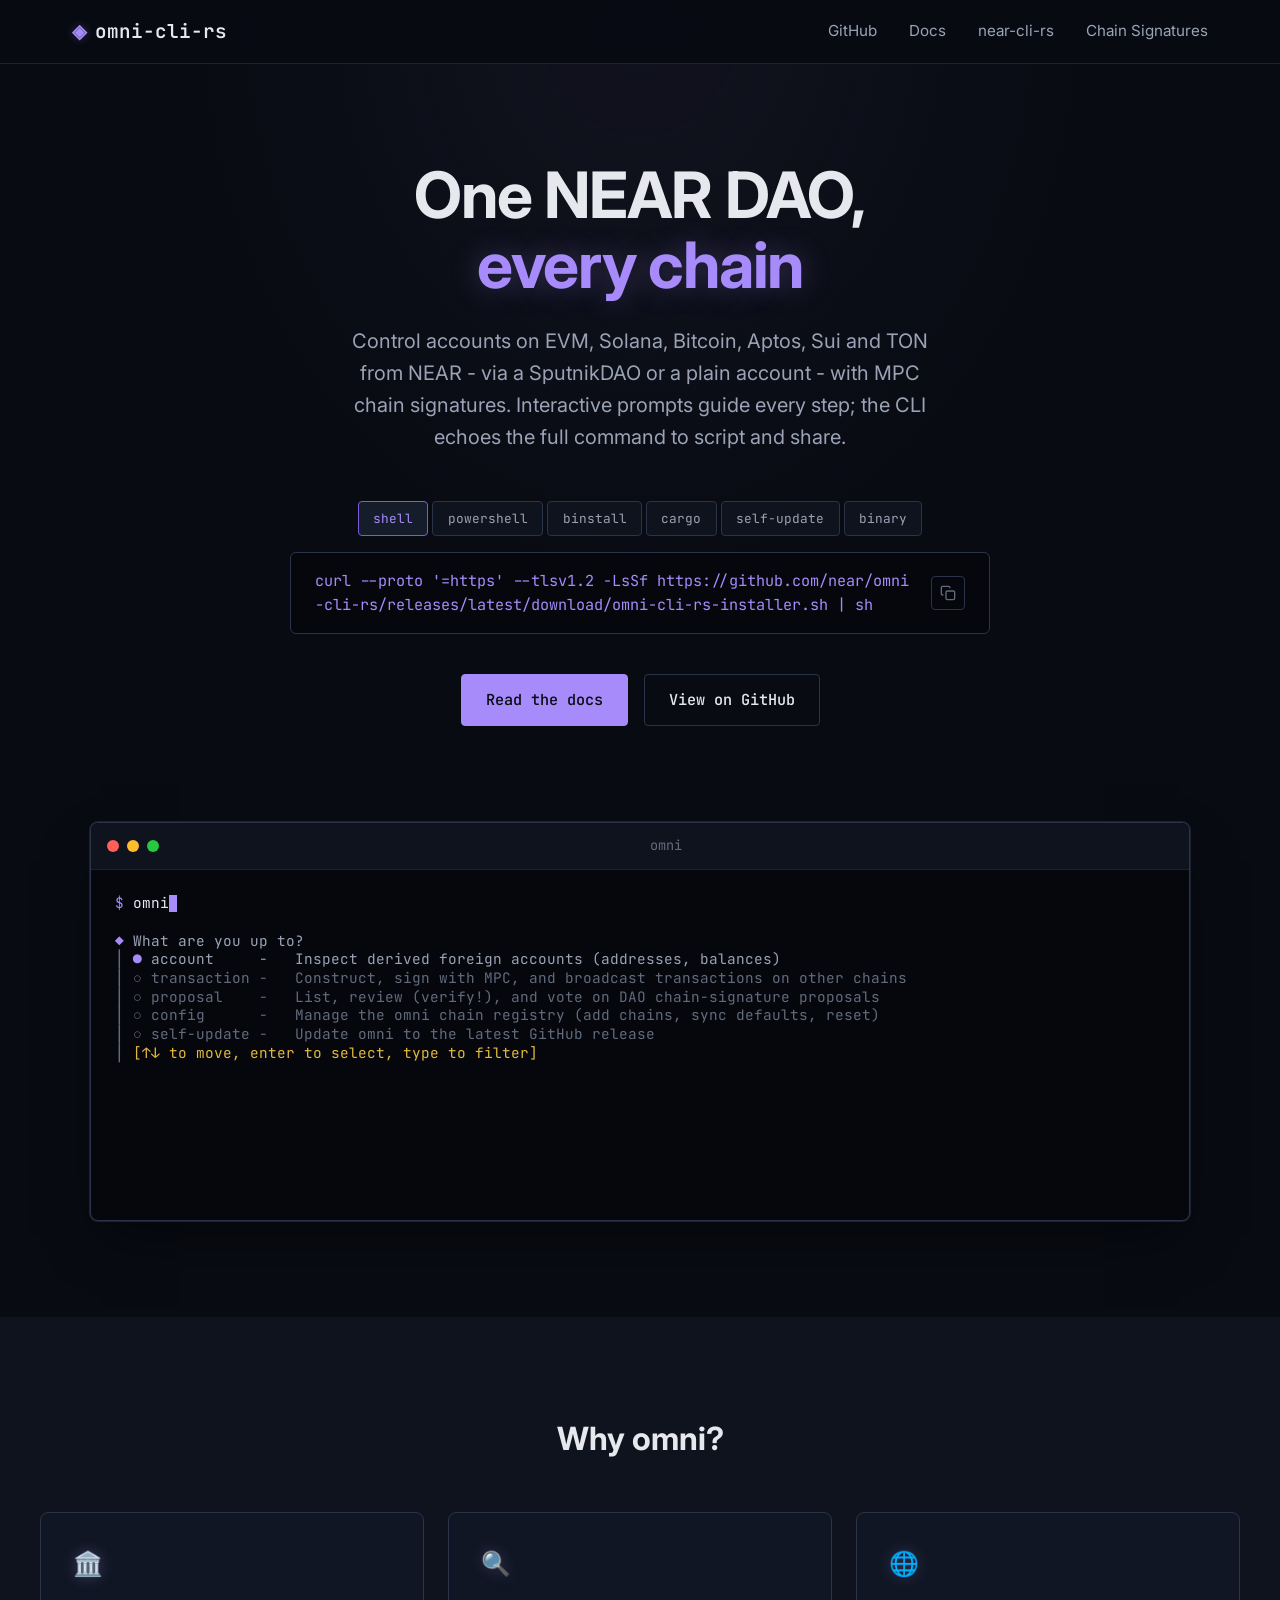
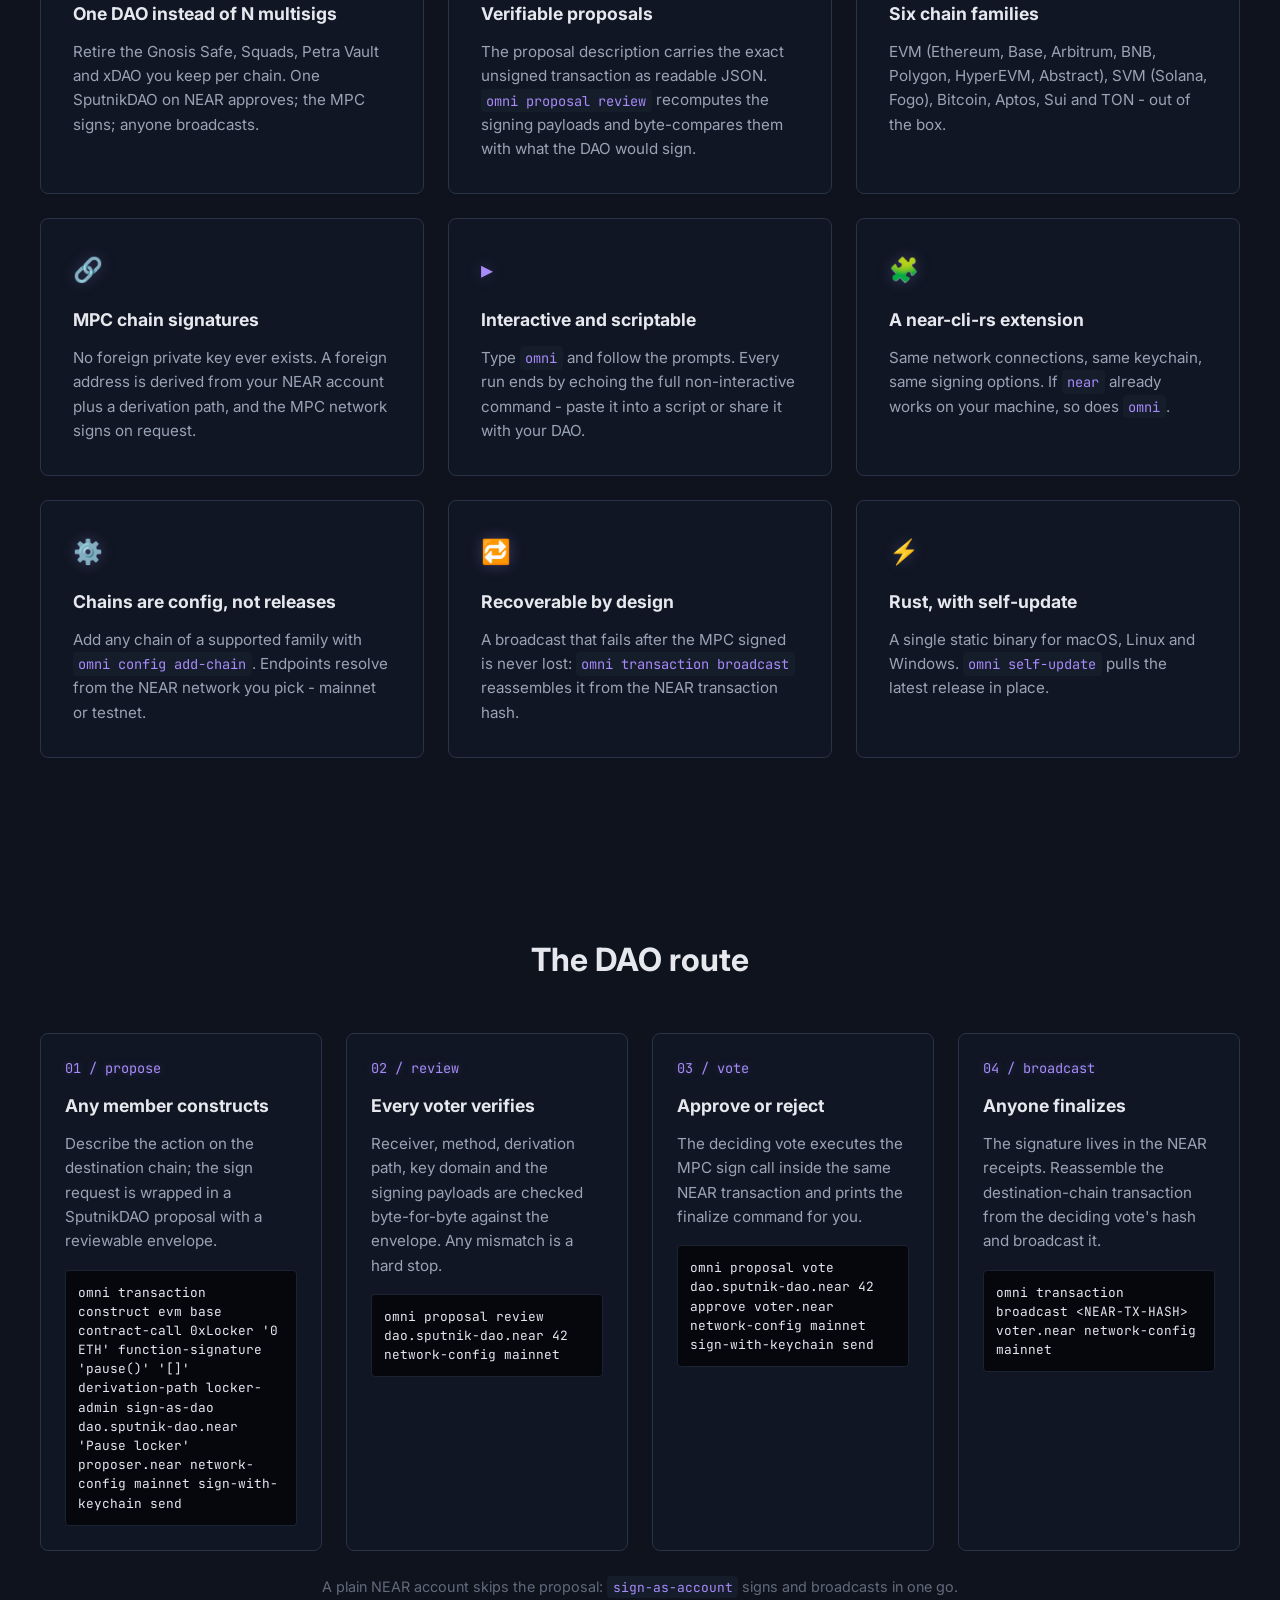
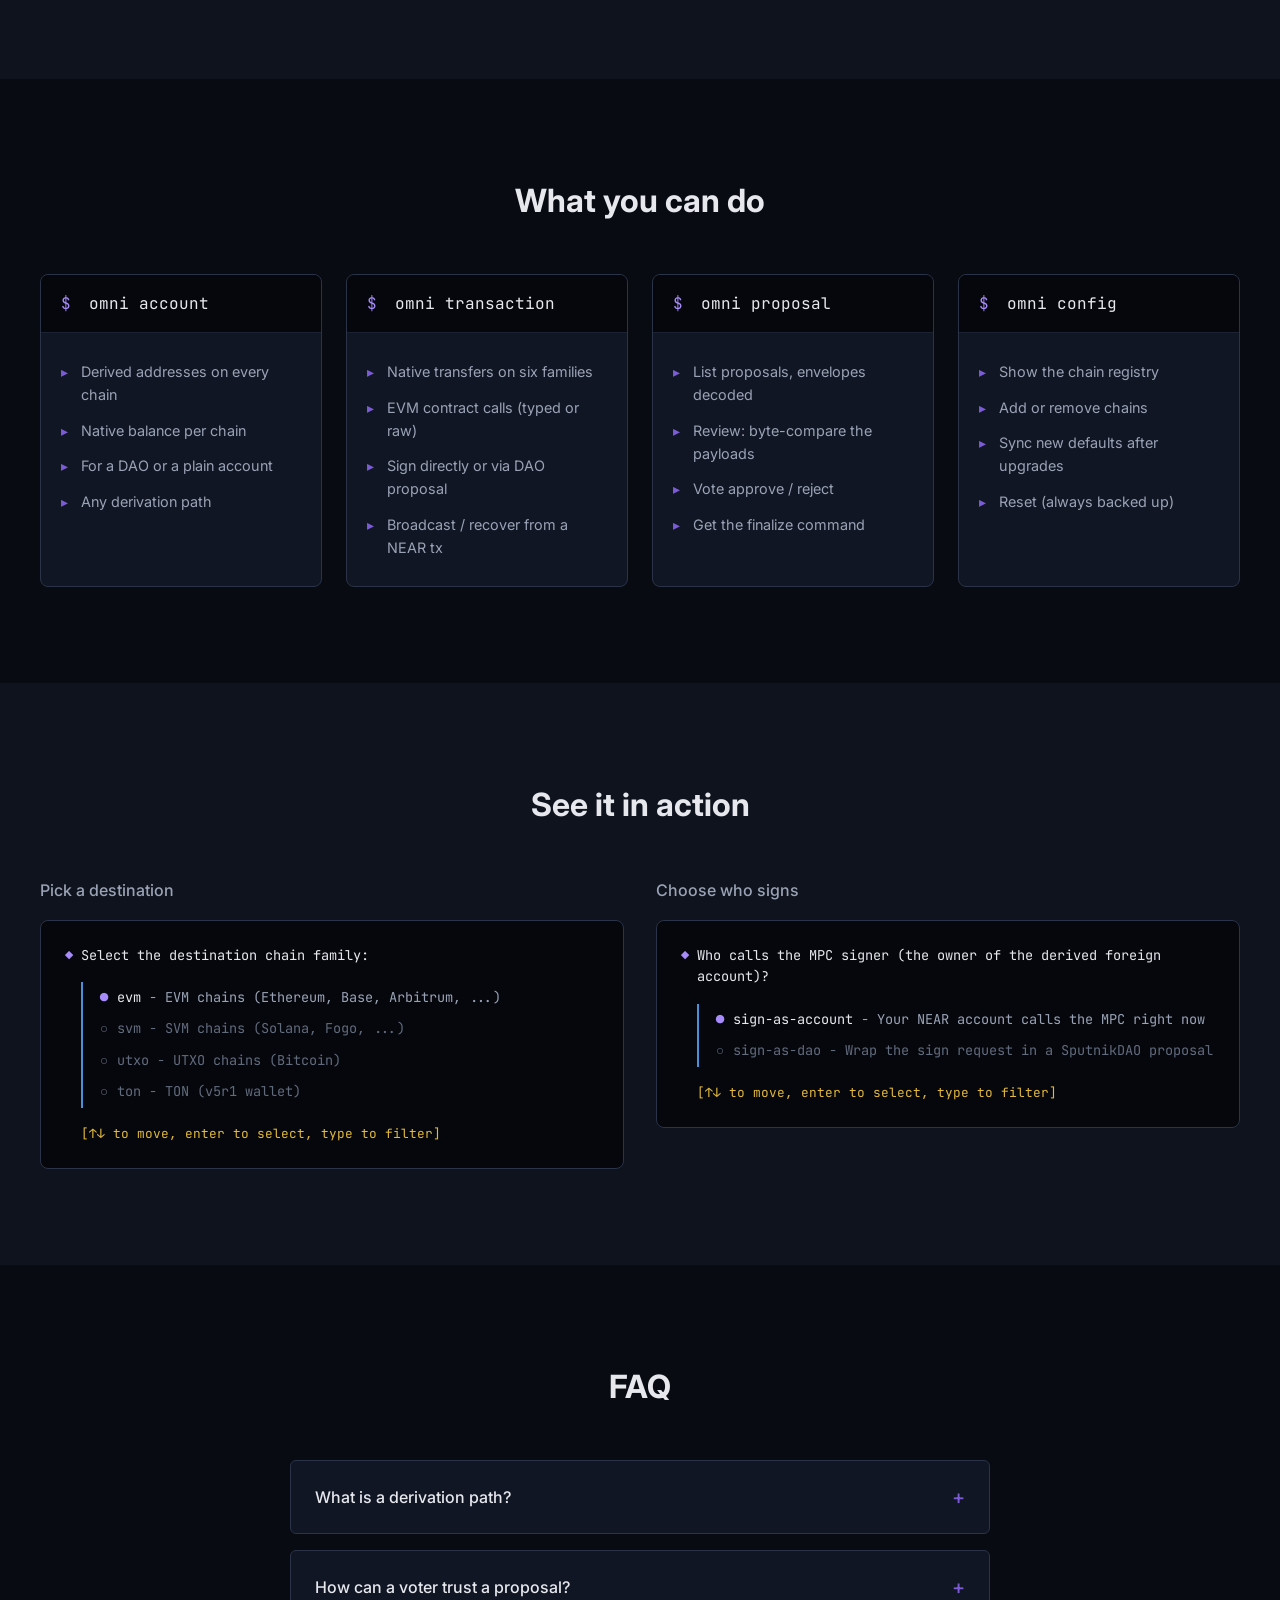
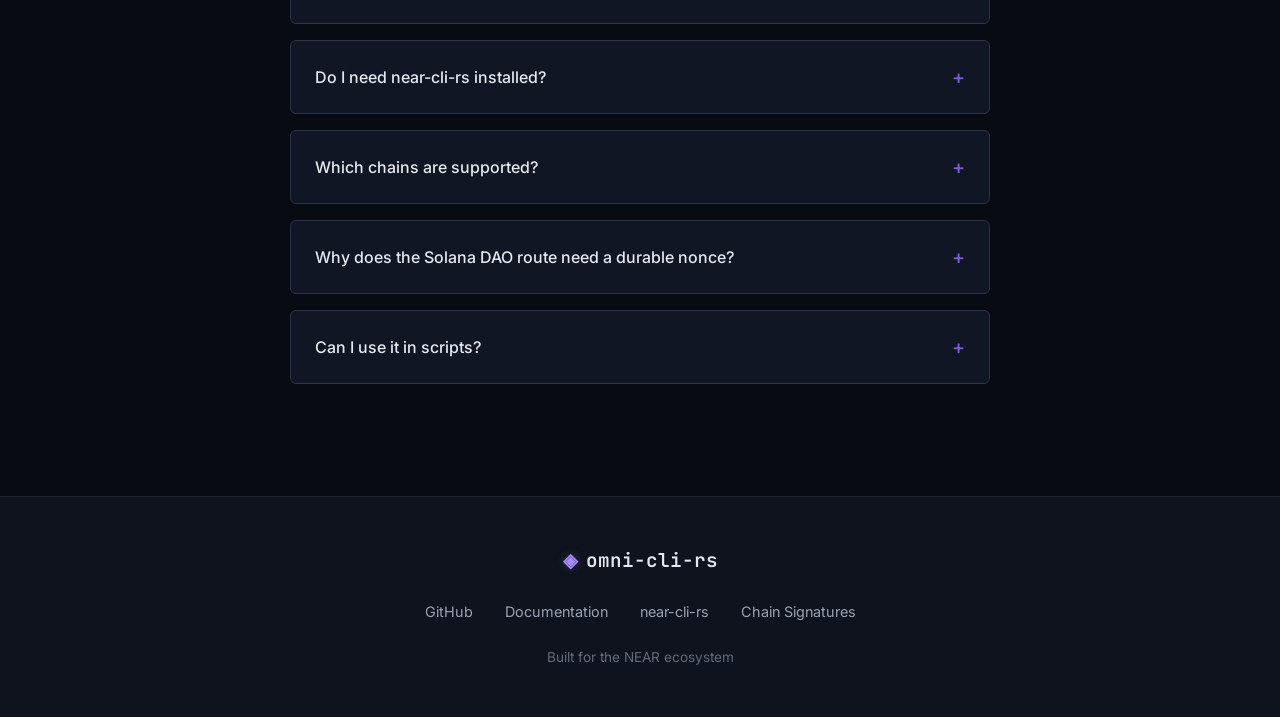
<file: index.html>
<!DOCTYPE html>
<html lang="en">
<head>
    <meta charset="UTF-8">
    <meta name="viewport" content="width=device-width, initial-scale=1.0">
    <title>omni-cli-rs - One NEAR DAO, every chain</title>
    <meta name="description" content="omni controls accounts on EVM, Solana, Bitcoin, Aptos, Sui and TON from NEAR via a SputnikDAO or a plain account using MPC chain signatures. A near-cli-rs extension written in Rust.">
    <link rel="preconnect" href="https://fonts.googleapis.com">
    <link rel="preconnect" href="https://fonts.gstatic.com" crossorigin>
    <link href="https://fonts.googleapis.com/css2?family=JetBrains+Mono:wght@400;500;600;700&family=Inter:wght@400;500;600;700&display=swap" rel="stylesheet">
    <link rel="stylesheet" href="styles.css">
    <link rel="icon" type="image/svg+xml" href="favicon.svg">
</head>
<body>
    <!-- Navigation -->
    <nav class="nav">
        <div class="nav-container">
            <a href="./" class="nav-logo">
                <span class="logo-icon">◈</span>
                <span class="logo-text">omni-cli-rs</span>
            </a>
            <div class="nav-links">
                <a href="https://github.com/near/omni-cli-rs" target="_blank" rel="noopener">GitHub</a>
                <a href="https://github.com/near/omni-cli-rs#readme" target="_blank" rel="noopener">Docs</a>
                <a href="https://near.cli.rs" target="_blank" rel="noopener">near-cli-rs</a>
                <a href="https://docs.near.org/chain-abstraction/chain-signatures" target="_blank" rel="noopener">Chain Signatures</a>
            </div>
        </div>
    </nav>

    <!-- Hero Section -->
    <section class="hero">
        <div class="hero-content">
            <h1 class="hero-title">
                One NEAR DAO,<br>
                <span class="highlight">every chain</span>
            </h1>
            <p class="hero-subtitle">
                Control accounts on EVM, Solana, Bitcoin, Aptos, Sui and TON from NEAR -
                via a SputnikDAO or a plain account - with MPC chain signatures.
                Interactive prompts guide every step; the CLI echoes the full command to script and share.
            </p>

            <!-- Installation Tabs -->
            <div class="install-section">
                <div class="install-tabs">
                    <button class="install-tab active" data-tab="shell">shell</button>
                    <button class="install-tab" data-tab="powershell">powershell</button>
                    <button class="install-tab" data-tab="binstall">binstall</button>
                    <button class="install-tab" data-tab="cargo">cargo</button>
                    <button class="install-tab" data-tab="self-update">self-update</button>
                    <button class="install-tab" data-tab="binary">binary</button>
                </div>
                <div class="install-content">
                    <div class="install-pane active" id="shell">
                        <code>curl --proto '=https' --tlsv1.2 -LsSf https://github.com/near/omni-cli-rs/releases/latest/download/omni-cli-rs-installer.sh | sh</code>
                        <button class="copy-btn" data-copy="curl --proto &#x27;=https&#x27; --tlsv1.2 -LsSf https://github.com/near/omni-cli-rs/releases/latest/download/omni-cli-rs-installer.sh | sh" aria-label="Copy to clipboard">
                            <svg class="copy-icon" viewBox="0 0 24 24" fill="none" stroke="currentColor" stroke-width="2"><rect x="9" y="9" width="13" height="13" rx="2"/><path d="M5 15H4a2 2 0 01-2-2V4a2 2 0 012-2h9a2 2 0 012 2v1"/></svg>
                            <svg class="check-icon" viewBox="0 0 24 24" fill="none" stroke="currentColor" stroke-width="2"><polyline points="20 6 9 17 4 12"/></svg>
                        </button>
                    </div>
                    <div class="install-pane" id="powershell">
                        <code>irm https://github.com/near/omni-cli-rs/releases/latest/download/omni-cli-rs-installer.ps1 | iex</code>
                        <button class="copy-btn" data-copy="irm https://github.com/near/omni-cli-rs/releases/latest/download/omni-cli-rs-installer.ps1 | iex" aria-label="Copy to clipboard">
                            <svg class="copy-icon" viewBox="0 0 24 24" fill="none" stroke="currentColor" stroke-width="2"><rect x="9" y="9" width="13" height="13" rx="2"/><path d="M5 15H4a2 2 0 01-2-2V4a2 2 0 012-2h9a2 2 0 012 2v1"/></svg>
                            <svg class="check-icon" viewBox="0 0 24 24" fill="none" stroke="currentColor" stroke-width="2"><polyline points="20 6 9 17 4 12"/></svg>
                        </button>
                    </div>
                    <div class="install-pane" id="binstall">
                        <code>cargo binstall --git https://github.com/near/omni-cli-rs omni-cli-rs</code>
                        <button class="copy-btn" data-copy="cargo binstall --git https://github.com/near/omni-cli-rs omni-cli-rs" aria-label="Copy to clipboard">
                            <svg class="copy-icon" viewBox="0 0 24 24" fill="none" stroke="currentColor" stroke-width="2"><rect x="9" y="9" width="13" height="13" rx="2"/><path d="M5 15H4a2 2 0 01-2-2V4a2 2 0 012-2h9a2 2 0 012 2v1"/></svg>
                            <svg class="check-icon" viewBox="0 0 24 24" fill="none" stroke="currentColor" stroke-width="2"><polyline points="20 6 9 17 4 12"/></svg>
                        </button>
                    </div>
                    <div class="install-pane" id="cargo">
                        <code>cargo install --git https://github.com/near/omni-cli-rs</code>
                        <button class="copy-btn" data-copy="cargo install --git https://github.com/near/omni-cli-rs" aria-label="Copy to clipboard">
                            <svg class="copy-icon" viewBox="0 0 24 24" fill="none" stroke="currentColor" stroke-width="2"><rect x="9" y="9" width="13" height="13" rx="2"/><path d="M5 15H4a2 2 0 01-2-2V4a2 2 0 012-2h9a2 2 0 012 2v1"/></svg>
                            <svg class="check-icon" viewBox="0 0 24 24" fill="none" stroke="currentColor" stroke-width="2"><polyline points="20 6 9 17 4 12"/></svg>
                        </button>
                    </div>
                    <div class="install-pane" id="self-update">
                        <code>omni self-update</code>
                        <button class="copy-btn" data-copy="omni self-update" aria-label="Copy to clipboard">
                            <svg class="copy-icon" viewBox="0 0 24 24" fill="none" stroke="currentColor" stroke-width="2"><rect x="9" y="9" width="13" height="13" rx="2"/><path d="M5 15H4a2 2 0 01-2-2V4a2 2 0 012-2h9a2 2 0 012 2v1"/></svg>
                            <svg class="check-icon" viewBox="0 0 24 24" fill="none" stroke="currentColor" stroke-width="2"><polyline points="20 6 9 17 4 12"/></svg>
                        </button>
                    </div>
                    <div class="install-pane" id="binary">
                        <code># Portable archives for macOS, Linux and Windows on the Releases page<br>https://github.com/near/omni-cli-rs/releases/latest</code>
                    </div>
                </div>
            </div>

            <div class="hero-cta">
                <a href="https://github.com/near/omni-cli-rs#readme" class="btn btn-primary">Read the docs</a>
                <a href="https://github.com/near/omni-cli-rs" class="btn btn-secondary">View on GitHub</a>
            </div>
        </div>
    </section>

    <!-- Terminal Demo Section -->
    <section class="demo-section">
        <div class="terminal-window">
            <div class="terminal-header">
                <div class="terminal-buttons">
                    <span class="terminal-btn close"></span>
                    <span class="terminal-btn minimize"></span>
                    <span class="terminal-btn maximize"></span>
                </div>
                <span class="terminal-title">omni</span>
            </div>
            <div class="terminal-body" id="terminal-demo">
                <!-- Terminal content will be animated here -->
            </div>
        </div>
    </section>

    <!-- Features Section -->
    <section class="features">
        <h2 class="section-title">Why omni?</h2>
        <div class="features-grid">
            <div class="feature-card">
                <div class="feature-icon">🏛️</div>
                <h3>One DAO instead of N multisigs</h3>
                <p>Retire the Gnosis Safe, Squads, Petra Vault and xDAO you keep per chain. One SputnikDAO on NEAR approves; the MPC signs; anyone broadcasts.</p>
            </div>
            <div class="feature-card">
                <div class="feature-icon">🔍</div>
                <h3>Verifiable proposals</h3>
                <p>The proposal description carries the exact unsigned transaction as readable JSON. <code>omni proposal review</code> recomputes the signing payloads and byte-compares them with what the DAO would sign.</p>
            </div>
            <div class="feature-card">
                <div class="feature-icon">🌐</div>
                <h3>Six chain families</h3>
                <p>EVM (Ethereum, Base, Arbitrum, BNB, Polygon, HyperEVM, Abstract), SVM (Solana, Fogo), Bitcoin, Aptos, Sui and TON - out of the box.</p>
            </div>
            <div class="feature-card">
                <div class="feature-icon">🔗</div>
                <h3>MPC chain signatures</h3>
                <p>No foreign private key ever exists. A foreign address is derived from your NEAR account plus a derivation path, and the MPC network signs on request.</p>
            </div>
            <div class="feature-card">
                <div class="feature-icon">▸</div>
                <h3>Interactive and scriptable</h3>
                <p>Type <code>omni</code> and follow the prompts. Every run ends by echoing the full non-interactive command - paste it into a script or share it with your DAO.</p>
            </div>
            <div class="feature-card">
                <div class="feature-icon">🧩</div>
                <h3>A near-cli-rs extension</h3>
                <p>Same network connections, same keychain, same signing options. If <code>near</code> already works on your machine, so does <code>omni</code>.</p>
            </div>
            <div class="feature-card">
                <div class="feature-icon">⚙️</div>
                <h3>Chains are config, not releases</h3>
                <p>Add any chain of a supported family with <code>omni config add-chain</code>. Endpoints resolve from the NEAR network you pick - mainnet or testnet.</p>
            </div>
            <div class="feature-card">
                <div class="feature-icon">🔁</div>
                <h3>Recoverable by design</h3>
                <p>A broadcast that fails after the MPC signed is never lost: <code>omni transaction broadcast</code> reassembles it from the NEAR transaction hash.</p>
            </div>
            <div class="feature-card">
                <div class="feature-icon">⚡</div>
                <h3>Rust, with self-update</h3>
                <p>A single static binary for macOS, Linux and Windows. <code>omni self-update</code> pulls the latest release in place.</p>
            </div>
        </div>
    </section>

    <!-- DAO route -->
    <section class="flow-section">
        <h2 class="section-title">The DAO route</h2>
        <div class="flow-grid">
            <div class="flow-step">
                <div class="flow-number">01 / propose</div>
                <h3>Any member constructs</h3>
                <p>Describe the action on the destination chain; the sign request is wrapped in a SputnikDAO proposal with a reviewable envelope.</p>
                <code>omni transaction construct evm base contract-call 0xLocker '0 ETH' function-signature 'pause()' '[]' derivation-path locker-admin sign-as-dao dao.sputnik-dao.near 'Pause locker' proposer.near network-config mainnet sign-with-keychain send</code>
            </div>
            <div class="flow-step">
                <div class="flow-number">02 / review</div>
                <h3>Every voter verifies</h3>
                <p>Receiver, method, derivation path, key domain and the signing payloads are checked byte-for-byte against the envelope. Any mismatch is a hard stop.</p>
                <code>omni proposal review dao.sputnik-dao.near 42 network-config mainnet</code>
            </div>
            <div class="flow-step">
                <div class="flow-number">03 / vote</div>
                <h3>Approve or reject</h3>
                <p>The deciding vote executes the MPC sign call inside the same NEAR transaction and prints the finalize command for you.</p>
                <code>omni proposal vote dao.sputnik-dao.near 42 approve voter.near network-config mainnet sign-with-keychain send</code>
            </div>
            <div class="flow-step">
                <div class="flow-number">04 / broadcast</div>
                <h3>Anyone finalizes</h3>
                <p>The signature lives in the NEAR receipts. Reassemble the destination-chain transaction from the deciding vote's hash and broadcast it.</p>
                <code>omni transaction broadcast &lt;NEAR-TX-HASH&gt; voter.near network-config mainnet</code>
            </div>
        </div>
        <p class="chains-note">A plain NEAR account skips the proposal: <code>sign-as-account</code> signs and broadcasts in one go.</p>
    </section>

    <!-- Commands Overview -->
    <section class="commands-section">
        <h2 class="section-title">What you can do</h2>
        <div class="commands-grid">
            <div class="command-card">
                <div class="command-header">
                    <span class="command-prompt">$</span>
                    <span class="command-name">omni account</span>
                </div>
                <ul class="command-list">
                    <li>Derived addresses on every chain</li>
                    <li>Native balance per chain</li>
                    <li>For a DAO or a plain account</li>
                    <li>Any derivation path</li>
                </ul>
            </div>
            <div class="command-card">
                <div class="command-header">
                    <span class="command-prompt">$</span>
                    <span class="command-name">omni transaction</span>
                </div>
                <ul class="command-list">
                    <li>Native transfers on six families</li>
                    <li>EVM contract calls (typed or raw)</li>
                    <li>Sign directly or via DAO proposal</li>
                    <li>Broadcast / recover from a NEAR tx</li>
                </ul>
            </div>
            <div class="command-card">
                <div class="command-header">
                    <span class="command-prompt">$</span>
                    <span class="command-name">omni proposal</span>
                </div>
                <ul class="command-list">
                    <li>List proposals, envelopes decoded</li>
                    <li>Review: byte-compare the payloads</li>
                    <li>Vote approve / reject</li>
                    <li>Get the finalize command</li>
                </ul>
            </div>
            <div class="command-card">
                <div class="command-header">
                    <span class="command-prompt">$</span>
                    <span class="command-name">omni config</span>
                </div>
                <ul class="command-list">
                    <li>Show the chain registry</li>
                    <li>Add or remove chains</li>
                    <li>Sync new defaults after upgrades</li>
                    <li>Reset (always backed up)</li>
                </ul>
            </div>
        </div>
    </section>

    <!-- Interactive Demo Terminals -->
    <section class="interactive-section">
        <h2 class="section-title">See it in action</h2>
        <div class="demo-grid">
            <div class="demo-card">
                <h3>Pick a destination</h3>
                <div class="mini-terminal">
                    <div class="term-line">
                        <span class="term-prompt">◆</span>
                        <span class="term-question">Select the destination chain family:</span>
                    </div>
                    <div class="term-options">
                        <div class="term-option selected">
                            <span class="radio filled"></span>
                            <span>evm</span>
                            <span class="term-desc">- EVM chains (Ethereum, Base, Arbitrum, ...)</span>
                        </div>
                        <div class="term-option">
                            <span class="radio"></span>
                            <span>svm</span>
                            <span class="term-desc">- SVM chains (Solana, Fogo, ...)</span>
                        </div>
                        <div class="term-option">
                            <span class="radio"></span>
                            <span>utxo</span>
                            <span class="term-desc">- UTXO chains (Bitcoin)</span>
                        </div>
                        <div class="term-option">
                            <span class="radio"></span>
                            <span>ton</span>
                            <span class="term-desc">- TON (v5r1 wallet)</span>
                        </div>
                    </div>
                    <div class="term-hint">[↑↓ to move, enter to select, type to filter]</div>
                </div>
            </div>
            <div class="demo-card">
                <h3>Choose who signs</h3>
                <div class="mini-terminal">
                    <div class="term-line">
                        <span class="term-prompt">◆</span>
                        <span class="term-question">Who calls the MPC signer (the owner of the derived foreign account)?</span>
                    </div>
                    <div class="term-options">
                        <div class="term-option selected">
                            <span class="radio filled"></span>
                            <span>sign-as-account</span>
                            <span class="term-desc">- Your NEAR account calls the MPC right now</span>
                        </div>
                        <div class="term-option">
                            <span class="radio"></span>
                            <span>sign-as-dao</span>
                            <span class="term-desc">- Wrap the sign request in a SputnikDAO proposal</span>
                        </div>
                    </div>
                    <div class="term-hint">[↑↓ to move, enter to select, type to filter]</div>
                </div>
            </div>
        </div>
    </section>

    <!-- FAQ Section -->
    <section class="faq-section">
        <h2 class="section-title">FAQ</h2>
        <div class="faq-list">
            <details class="faq-item">
                <summary>What is a derivation path?</summary>
                <p>A free-form label. The foreign address is a function of <em>(owner NEAR account, derivation path)</em>, so <code>dao.near</code> + <code>treasury</code> and <code>alice.near</code> + <code>treasury</code> are unrelated addresses on every chain. One DAO can run many independent foreign accounts just by using different paths. The default is <code>omni-1</code>.</p>
            </details>
            <details class="faq-item">
                <summary>How can a voter trust a proposal?</summary>
                <p>The proposal description holds the exact unsigned transaction as readable JSON - not a hash. <code>omni proposal review</code> rebuilds the signing payloads from it and byte-compares them against the <code>sign</code> arguments the DAO would actually send to the MPC, after checking the receiver contract, the method, the derivation path and the key domain. If anything differs, it refuses with <em>do NOT approve</em>.</p>
            </details>
            <details class="faq-item">
                <summary>Do I need near-cli-rs installed?</summary>
                <p>No - <code>omni</code> is a standalone binary. It does reuse the near-cli-rs configuration on your machine (network connections and the system keychain), so an existing <code>near</code> setup works as-is and <code>omni</code> creates a default one otherwise.</p>
            </details>
            <details class="faq-item">
                <summary>Which chains are supported?</summary>
                <p>Six families: EVM (eth, base, arb, bnb, pol, hyperevm, abs), SVM (solana, fogo), UTXO (btc), Aptos, Sui and TON. Any other chain of a supported family is a config entry - <code>omni config add-chain</code> - not a new release. Endpoints resolve from the NEAR network you select: mainnet to the chain's mainnet, testnet to its testnet.</p>
            </details>
            <details class="faq-item">
                <summary>Why does the Solana DAO route need a durable nonce?</summary>
                <p>A Solana recent blockhash expires in about a minute - far shorter than a DAO vote. Governance transactions therefore use a durable nonce account owned by the derived address. Create the deterministic one once with <code>omni transaction construct svm solana setup-nonce</code> (account-owned paths), or pass an externally created one with <code>--nonce-account</code> (DAO-owned paths).</p>
            </details>
            <details class="faq-item">
                <summary>Can I use it in scripts?</summary>
                <p>Yes. Every interactive run ends by echoing the complete non-interactive command, and all arguments can be passed directly. <code>--quiet</code> trims the output for pipelines.</p>
            </details>
        </div>
    </section>

    <!-- Footer -->
    <footer class="footer">
        <div class="footer-content">
            <div class="footer-logo">
                <span class="logo-icon">◈</span>
                <span>omni-cli-rs</span>
            </div>
            <div class="footer-links">
                <a href="https://github.com/near/omni-cli-rs" target="_blank" rel="noopener">GitHub</a>
                <a href="https://github.com/near/omni-cli-rs#readme" target="_blank" rel="noopener">Documentation</a>
                <a href="https://near.cli.rs" target="_blank" rel="noopener">near-cli-rs</a>
                <a href="https://docs.near.org/chain-abstraction/chain-signatures" target="_blank" rel="noopener">Chain Signatures</a>
            </div>
            <p class="footer-copyright">Built for the NEAR ecosystem</p>
        </div>
    </footer>

    <script src="script.js"></script>
</body>
</html>
</file>
<file: styles.css>
/* CSS Variables - Blue-black + Electric Violet Theme */
:root {
    /* Blue-black backgrounds */
    --bg-primary: #080b12;
    --bg-secondary: #0e131d;
    --bg-tertiary: #151c2a;
    --bg-card: #101623;
    --bg-terminal: #05070d;

    /* Electric violet accents */
    --accent-primary: #a78bfa;
    --accent-secondary: #c4b5fd;
    --accent-dim: #7c5cd6;
    --accent-glow: rgba(167, 139, 250, 0.3);

    /* Terminal semantics (independent of the UI accent): success, the
       yellow the CLI uses for hints and runnable commands, and selection. */
    --term-ok: #4ade80;
    --term-warn: #e2b93b;
    --term-info: #4a90d9;

    /* Text colors */
    --text-primary: #e6e8ee;
    --text-secondary: #9aa3b5;
    --text-muted: #626b7c;
    --text-code: #c5c9d3;

    /* Border colors */
    --border-primary: #2a3347;
    --border-secondary: #1b2232;
    --border-accent: var(--accent-dim);

    /* Typography */
    --font-sans: 'Inter', -apple-system, BlinkMacSystemFont, sans-serif;
    --font-mono: 'JetBrains Mono', 'Fira Code', 'Consolas', monospace;

    /* Spacing */
    --container-max: 1200px;
    --section-padding: 6rem 2rem;
}

/* Reset & Base */
*, *::before, *::after {
    box-sizing: border-box;
    margin: 0;
    padding: 0;
}

html {
    scroll-behavior: smooth;
}

body {
    font-family: var(--font-sans);
    background-color: var(--bg-primary);
    color: var(--text-primary);
    line-height: 1.6;
    -webkit-font-smoothing: antialiased;
    -moz-osx-font-smoothing: grayscale;
}

a {
    color: var(--accent-primary);
    text-decoration: none;
    transition: color 0.2s ease;
}

a:hover {
    color: var(--accent-secondary);
}

code {
    font-family: var(--font-mono);
    background: var(--bg-tertiary);
    padding: 0.2em 0.4em;
    border-radius: 4px;
    font-size: 0.9em;
    color: var(--accent-primary);
}

/* Navigation */
.nav {
    position: fixed;
    top: 0;
    left: 0;
    right: 0;
    z-index: 100;
    background: rgba(8, 11, 18, 0.9);
    backdrop-filter: blur(10px);
    border-bottom: 1px solid var(--border-secondary);
}

.nav-container {
    max-width: var(--container-max);
    margin: 0 auto;
    padding: 1rem 2rem;
    display: flex;
    justify-content: space-between;
    align-items: center;
}

.nav-logo {
    display: flex;
    align-items: center;
    gap: 0.5rem;
    font-family: var(--font-mono);
    font-weight: 600;
    font-size: 1.2rem;
    color: var(--text-primary);
}

.logo-icon {
    color: var(--accent-primary);
    text-shadow: 0 0 10px var(--accent-glow);
}

.nav-links {
    display: flex;
    gap: 2rem;
}

.nav-links a {
    color: var(--text-secondary);
    font-size: 0.95rem;
    transition: color 0.2s ease;
}

.nav-links a:hover {
    color: var(--accent-primary);
}

/* Hero Section */
.hero {
    padding: 10rem 2rem 6rem;
    text-align: center;
    background:
        radial-gradient(ellipse at 50% 0%, rgba(167, 139, 250, 0.06) 0%, transparent 50%),
        var(--bg-primary);
}

.hero-content {
    max-width: 800px;
    margin: 0 auto;
}

.hero-title {
    font-size: clamp(2.5rem, 6vw, 4rem);
    font-weight: 700;
    line-height: 1.1;
    margin-bottom: 1.5rem;
    letter-spacing: -0.02em;
}

.hero-title .highlight {
    color: var(--accent-primary);
    text-shadow: 0 0 30px var(--accent-glow);
}

.hero-subtitle {
    font-size: 1.25rem;
    color: var(--text-secondary);
    max-width: 600px;
    margin: 0 auto 3rem;
}

/* Installation Tabs */
.install-section {
    margin-bottom: 2.5rem;
}

.install-tabs {
    display: flex;
    justify-content: center;
    gap: 0.25rem;
    margin-bottom: 1rem;
    flex-wrap: wrap;
}

.install-tab {
    background: var(--bg-secondary);
    border: 1px solid var(--border-primary);
    color: var(--text-secondary);
    padding: 0.5rem 0.9rem;
    font-family: var(--font-mono);
    font-size: 0.8rem;
    cursor: pointer;
    transition: all 0.2s ease;
    border-radius: 4px;
}

.install-tab:hover {
    background: var(--bg-tertiary);
    color: var(--text-primary);
}

.install-tab.active {
    background: var(--bg-tertiary);
    border-color: var(--accent-dim);
    color: var(--accent-primary);
}

.install-content {
    background: var(--bg-terminal);
    border: 1px solid var(--border-primary);
    border-radius: 6px;
    padding: 1rem 1.5rem;
    max-width: 700px;
    margin: 0 auto;
}

.install-pane {
    display: none;
    align-items: center;
    gap: 1rem;
}

.install-pane.active {
    display: flex;
}

.install-pane code {
    background: transparent;
    color: var(--accent-primary);
    font-size: 0.95rem;
    padding: 0;
    flex: 1;
    text-align: left;
    word-break: break-all;
}

/* Copy Button */
.copy-btn {
    background: transparent;
    border: 1px solid var(--border-primary);
    border-radius: 4px;
    padding: 0.5rem;
    cursor: pointer;
    color: var(--text-muted);
    transition: all 0.2s ease;
    flex-shrink: 0;
    display: flex;
    align-items: center;
    justify-content: center;
}

.copy-btn:hover {
    border-color: var(--accent-dim);
    color: var(--accent-primary);
}

.copy-btn svg {
    width: 16px;
    height: 16px;
}

.copy-btn .check-icon {
    display: none;
    color: var(--accent-primary);
}

.copy-btn.copied .copy-icon {
    display: none;
}

.copy-btn.copied .check-icon {
    display: block;
}

/* CTA Buttons */
.hero-cta {
    display: flex;
    gap: 1rem;
    justify-content: center;
    flex-wrap: wrap;
}

.btn {
    display: inline-flex;
    align-items: center;
    gap: 0.5rem;
    padding: 0.8rem 1.5rem;
    font-family: var(--font-mono);
    font-size: 0.95rem;
    font-weight: 500;
    border-radius: 4px;
    transition: all 0.2s ease;
    border: 1px solid transparent;
}

.btn-primary {
    background: var(--accent-primary);
    color: var(--bg-primary);
    border-color: var(--accent-primary);
}

.btn-primary:hover {
    background: var(--accent-secondary);
    border-color: var(--accent-secondary);
    color: var(--bg-primary);
    box-shadow: 0 0 20px var(--accent-glow);
}

.btn-secondary {
    background: transparent;
    color: var(--text-primary);
    border-color: var(--border-primary);
}

.btn-secondary:hover {
    border-color: var(--accent-dim);
    color: var(--accent-primary);
}

/* Terminal Demo */
.demo-section {
    padding: 0 2rem 6rem;
}

.terminal-window {
    max-width: 1100px;
    margin: 0 auto;
    background: var(--bg-terminal);
    border-radius: 8px;
    border: 1px solid var(--border-primary);
    overflow: hidden;
    box-shadow:
        0 0 0 1px var(--border-secondary),
        0 25px 50px -12px rgba(0, 0, 0, 0.5);
}

.terminal-header {
    background: var(--bg-secondary);
    padding: 0.75rem 1rem;
    display: flex;
    align-items: center;
    border-bottom: 1px solid var(--border-secondary);
}

.terminal-buttons {
    display: flex;
    gap: 8px;
}

.terminal-btn {
    width: 12px;
    height: 12px;
    border-radius: 50%;
}

.terminal-btn.close { background: #ff5f57; }
.terminal-btn.minimize { background: #ffbd2e; }
.terminal-btn.maximize { background: #28c840; }

.terminal-title {
    flex: 1;
    text-align: center;
    font-family: var(--font-mono);
    font-size: 0.85rem;
    color: var(--text-muted);
}

.terminal-body {
    padding: 1.5rem;
    font-family: var(--font-mono);
    font-size: 0.9rem;
    min-height: 350px;
    line-height: 1.3;
}

.terminal-prompt {
    color: var(--accent-primary);
}

.terminal-command {
    color: var(--text-primary);
}

.terminal-output {
    color: var(--text-secondary);
}

.terminal-highlight {
    color: var(--accent-primary);
}

.terminal-dim {
    color: var(--text-muted);
}

.terminal-cursor {
    display: inline-block;
    width: 8px;
    height: 1.2em;
    background: var(--accent-primary);
    animation: blink 1s step-end infinite;
    vertical-align: text-bottom;
}

@keyframes blink {
    50% { opacity: 0; }
}

/* Features Section */
.features {
    padding: var(--section-padding);
    background: var(--bg-secondary);
}

.section-title {
    text-align: center;
    font-size: 2rem;
    margin-bottom: 3rem;
    color: var(--text-primary);
}

.features-grid {
    max-width: var(--container-max);
    margin: 0 auto;
    display: grid;
    grid-template-columns: repeat(auto-fit, minmax(300px, 1fr));
    gap: 1.5rem;
}

.feature-card {
    background: var(--bg-card);
    border: 1px solid var(--border-primary);
    border-radius: 8px;
    padding: 2rem;
    transition: all 0.2s ease;
}

.feature-card:hover {
    border-color: var(--accent-dim);
    transform: translateY(-2px);
}

.feature-icon {
    font-size: 1.5rem;
    margin-bottom: 1rem;
    color: var(--accent-primary);
    text-shadow: 0 0 15px var(--accent-glow);
}

.feature-card h3 {
    font-size: 1.1rem;
    margin-bottom: 0.75rem;
    color: var(--text-primary);
}

.feature-card p {
    color: var(--text-secondary);
    font-size: 0.95rem;
}

/* Commands Section */
.commands-section {
    padding: var(--section-padding);
}

.commands-grid {
    max-width: var(--container-max);
    margin: 0 auto;
    display: grid;
    grid-template-columns: repeat(auto-fit, minmax(250px, 1fr));
    gap: 1.5rem;
}

.command-card {
    background: var(--bg-card);
    border: 1px solid var(--border-primary);
    border-radius: 8px;
    overflow: hidden;
}

.command-header {
    background: var(--bg-terminal);
    padding: 1rem 1.25rem;
    border-bottom: 1px solid var(--border-secondary);
    font-family: var(--font-mono);
}

.command-prompt {
    color: var(--accent-primary);
    margin-right: 0.5rem;
}

.command-name {
    color: var(--text-primary);
}

.command-list {
    padding: 1.25rem;
    list-style: none;
}

.command-list li {
    padding: 0.4rem 0;
    color: var(--text-secondary);
    font-size: 0.9rem;
    position: relative;
    padding-left: 1.25rem;
}

.command-list li::before {
    content: "▸";
    position: absolute;
    left: 0;
    color: var(--accent-dim);
}

/* Interactive Demo Section */
.interactive-section {
    padding: var(--section-padding);
    background: var(--bg-secondary);
}

.demo-grid {
    max-width: var(--container-max);
    margin: 0 auto;
    display: grid;
    grid-template-columns: repeat(auto-fit, minmax(400px, 1fr));
    gap: 2rem;
}

.demo-card h3 {
    font-size: 1rem;
    color: var(--text-secondary);
    margin-bottom: 1rem;
    font-weight: 500;
}

.mini-terminal {
    background: var(--bg-terminal);
    border: 1px solid var(--border-primary);
    border-radius: 8px;
    padding: 1.5rem;
    font-family: var(--font-mono);
    font-size: 0.85rem;
}

.term-line {
    display: flex;
    align-items: baseline;
    gap: 0.5rem;
    margin-bottom: 1rem;
}

.term-prompt {
    color: var(--accent-primary);
}

.term-question {
    color: var(--text-primary);
}

.term-options {
    margin-left: 1rem;
    border-left: 2px solid var(--term-info);
    padding-left: 1rem;
}

.term-option {
    display: flex;
    align-items: baseline;
    gap: 0.5rem;
    padding: 0.3rem 0;
    color: var(--text-muted);
}

.term-option.selected {
    color: var(--text-primary);
}

.radio {
    display: inline-block;
    width: 10px;
    text-align: center;
}

.radio::before {
    content: "○";
}

.radio.filled::before {
    content: "●";
    color: var(--accent-primary);
}

.term-desc {
    color: var(--text-muted);
}

.term-option.selected .term-desc {
    color: var(--text-secondary);
}

.term-hint {
    margin-top: 1rem;
    margin-left: 1rem;
    color: var(--term-warn);
    font-size: 0.8rem;
}

/* Stats Section */
.stats-section {
    padding: 4rem 2rem;
    border-top: 1px solid var(--border-secondary);
    border-bottom: 1px solid var(--border-secondary);
}

.stats-grid {
    max-width: 800px;
    margin: 0 auto;
    display: grid;
    grid-template-columns: repeat(3, 1fr);
    gap: 2rem;
    text-align: center;
}

.stat-value {
    font-family: var(--font-mono);
    font-size: 2rem;
    font-weight: 700;
    color: var(--accent-primary);
    text-shadow: 0 0 20px var(--accent-glow);
}

.stat-label {
    color: var(--text-secondary);
    font-size: 0.9rem;
    margin-top: 0.5rem;
}

/* FAQ Section */
.faq-section {
    padding: var(--section-padding);
}

.faq-list {
    max-width: 700px;
    margin: 0 auto;
}

.faq-item {
    background: var(--bg-card);
    border: 1px solid var(--border-primary);
    border-radius: 6px;
    margin-bottom: 1rem;
    overflow: hidden;
}

.faq-item summary {
    padding: 1.25rem 1.5rem;
    cursor: pointer;
    font-weight: 500;
    color: var(--text-primary);
    display: flex;
    justify-content: space-between;
    align-items: center;
    list-style: none;
}

.faq-item summary::-webkit-details-marker {
    display: none;
}

.faq-item summary::after {
    content: "+";
    font-size: 1.25rem;
    color: var(--accent-dim);
    transition: transform 0.2s ease;
}

.faq-item[open] summary::after {
    content: "−";
}

.faq-item p {
    padding: 0 1.5rem 1.25rem;
    color: var(--text-secondary);
    line-height: 1.7;
}

/* Footer */
.footer {
    background: var(--bg-secondary);
    padding: 3rem 2rem;
    border-top: 1px solid var(--border-secondary);
}

.footer-content {
    max-width: var(--container-max);
    margin: 0 auto;
    text-align: center;
}

.footer-logo {
    font-family: var(--font-mono);
    font-size: 1.2rem;
    font-weight: 600;
    color: var(--text-primary);
    margin-bottom: 1.5rem;
    display: flex;
    align-items: center;
    justify-content: center;
    gap: 0.5rem;
}

.footer-logo .logo-icon {
    color: var(--accent-primary);
}

.footer-links {
    display: flex;
    justify-content: center;
    gap: 2rem;
    margin-bottom: 1.5rem;
    flex-wrap: wrap;
}

.footer-links a {
    color: var(--text-secondary);
    font-size: 0.9rem;
}

.footer-links a:hover {
    color: var(--accent-primary);
}

.footer-copyright {
    color: var(--text-muted);
    font-size: 0.85rem;
}

/* Responsive */
@media (max-width: 768px) {
    .nav-links {
        display: none;
    }

    .hero {
        padding: 8rem 1.5rem 4rem;
    }

    .hero-title {
        font-size: 2rem;
    }

    .demo-grid {
        grid-template-columns: 1fr;
    }

    .stats-grid {
        grid-template-columns: 1fr;
        gap: 1.5rem;
    }

    .terminal-body {
        font-size: 0.8rem;
        padding: 1rem;
    }
}

/* ---------------------------------------------------------------- omni additions */

/* Keep column alignment in table-style terminal output. */
.terminal-line {
    white-space: pre;
}

.terminal-body {
    overflow-x: auto;
}

.terminal-ok {
    color: var(--term-ok);
}

.terminal-warn {
    color: var(--term-warn);
}

/* The DAO route: four numbered steps in the command-card style. */
.flow-section {
    padding: 5rem 2rem;
    background: var(--bg-secondary);
}

.flow-grid {
    max-width: var(--container-max);
    margin: 0 auto;
    display: grid;
    grid-template-columns: repeat(auto-fit, minmax(250px, 1fr));
    gap: 1.5rem;
}

.flow-step {
    background: var(--bg-card);
    border: 1px solid var(--border-primary);
    border-radius: 8px;
    padding: 1.5rem;
    transition: all 0.2s ease;
}

.flow-step:hover {
    border-color: var(--accent-dim);
}

.flow-number {
    font-family: var(--font-mono);
    color: var(--accent-primary);
    font-size: 0.85rem;
    margin-bottom: 0.75rem;
    text-shadow: 0 0 10px var(--accent-glow);
}

.flow-step h3 {
    font-size: 1.1rem;
    margin-bottom: 0.75rem;
}

.flow-step p {
    color: var(--text-secondary);
    font-size: 0.95rem;
    line-height: 1.6;
    margin-bottom: 1rem;
}

.flow-step code {
    display: block;
    background: var(--bg-terminal);
    border: 1px solid var(--border-secondary);
    border-radius: 4px;
    padding: 0.75rem;
    font-size: 0.8rem;
    line-height: 1.5;
    color: var(--text-primary);
    white-space: pre-wrap;
    word-break: break-word;
}

.chains-note {
    max-width: var(--container-max);
    margin: 1.5rem auto 0;
    text-align: center;
    color: var(--text-muted);
    font-size: 0.9rem;
}
</file>
